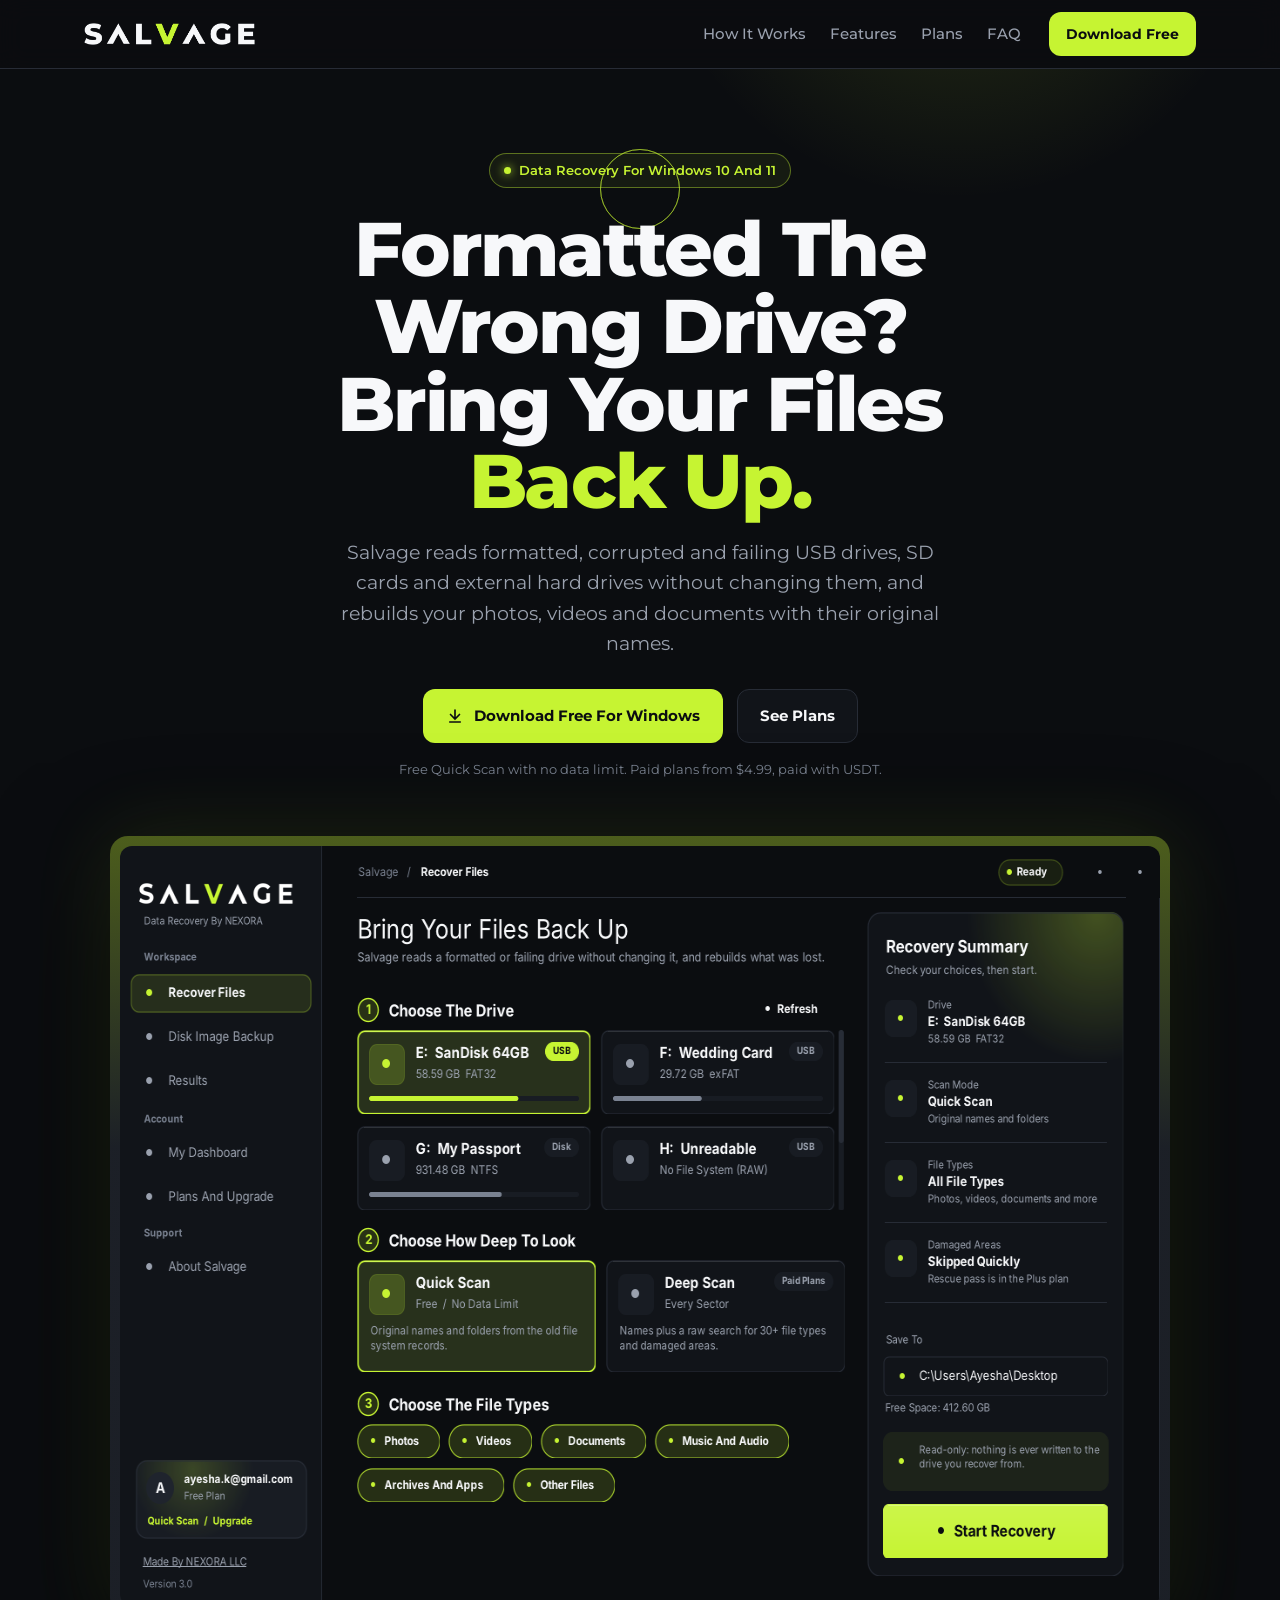
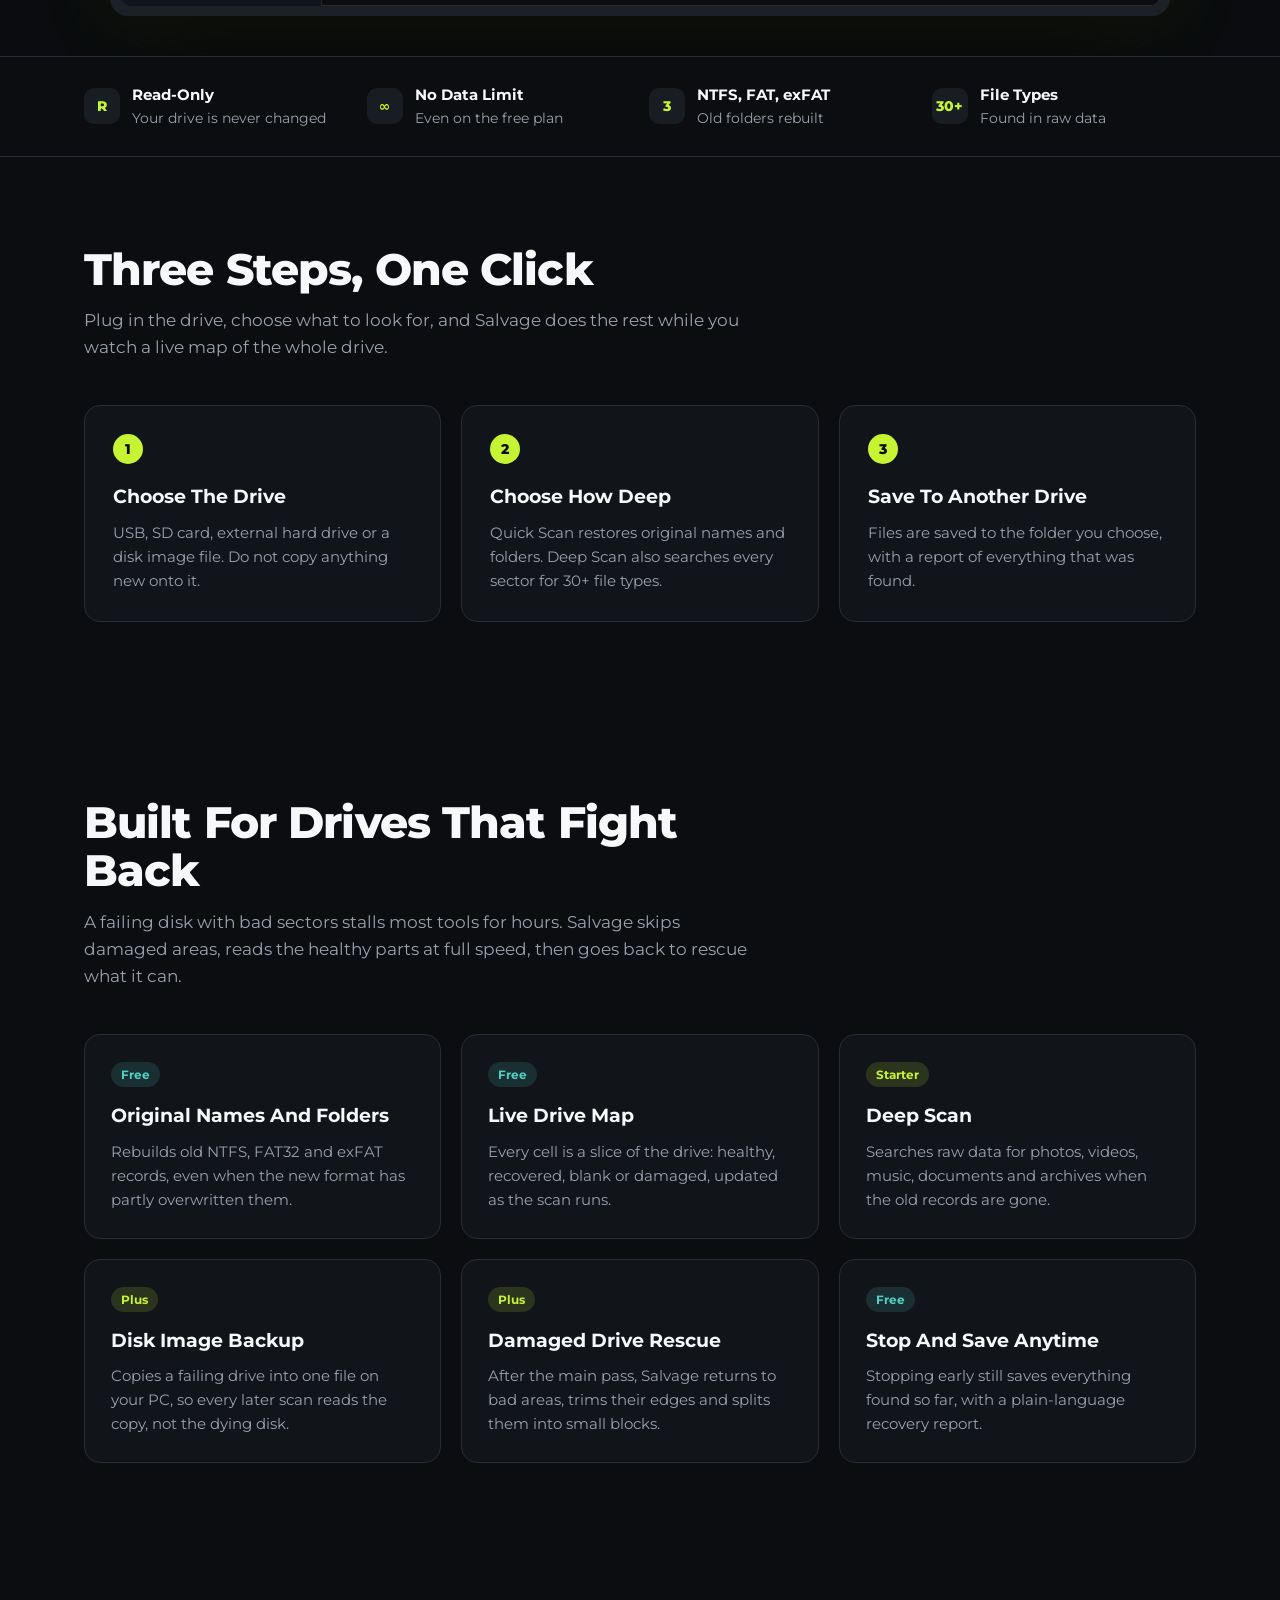
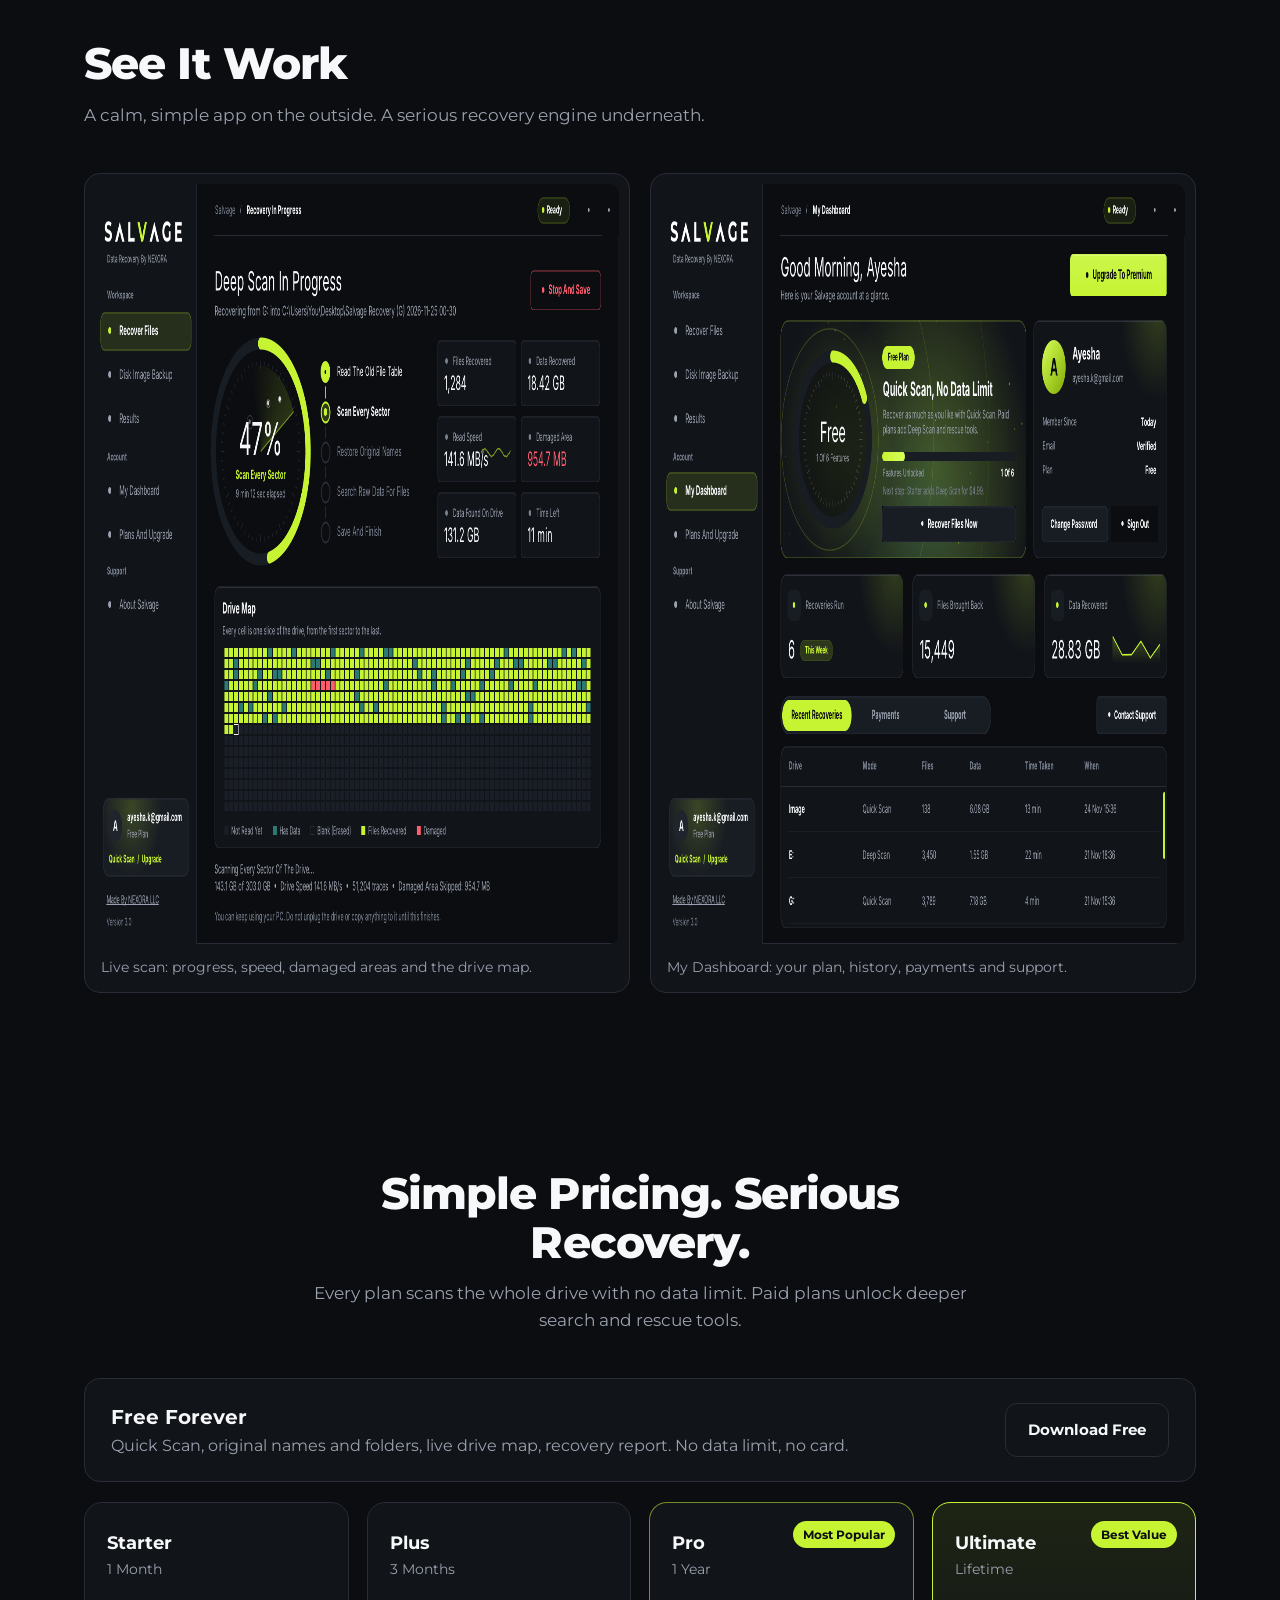
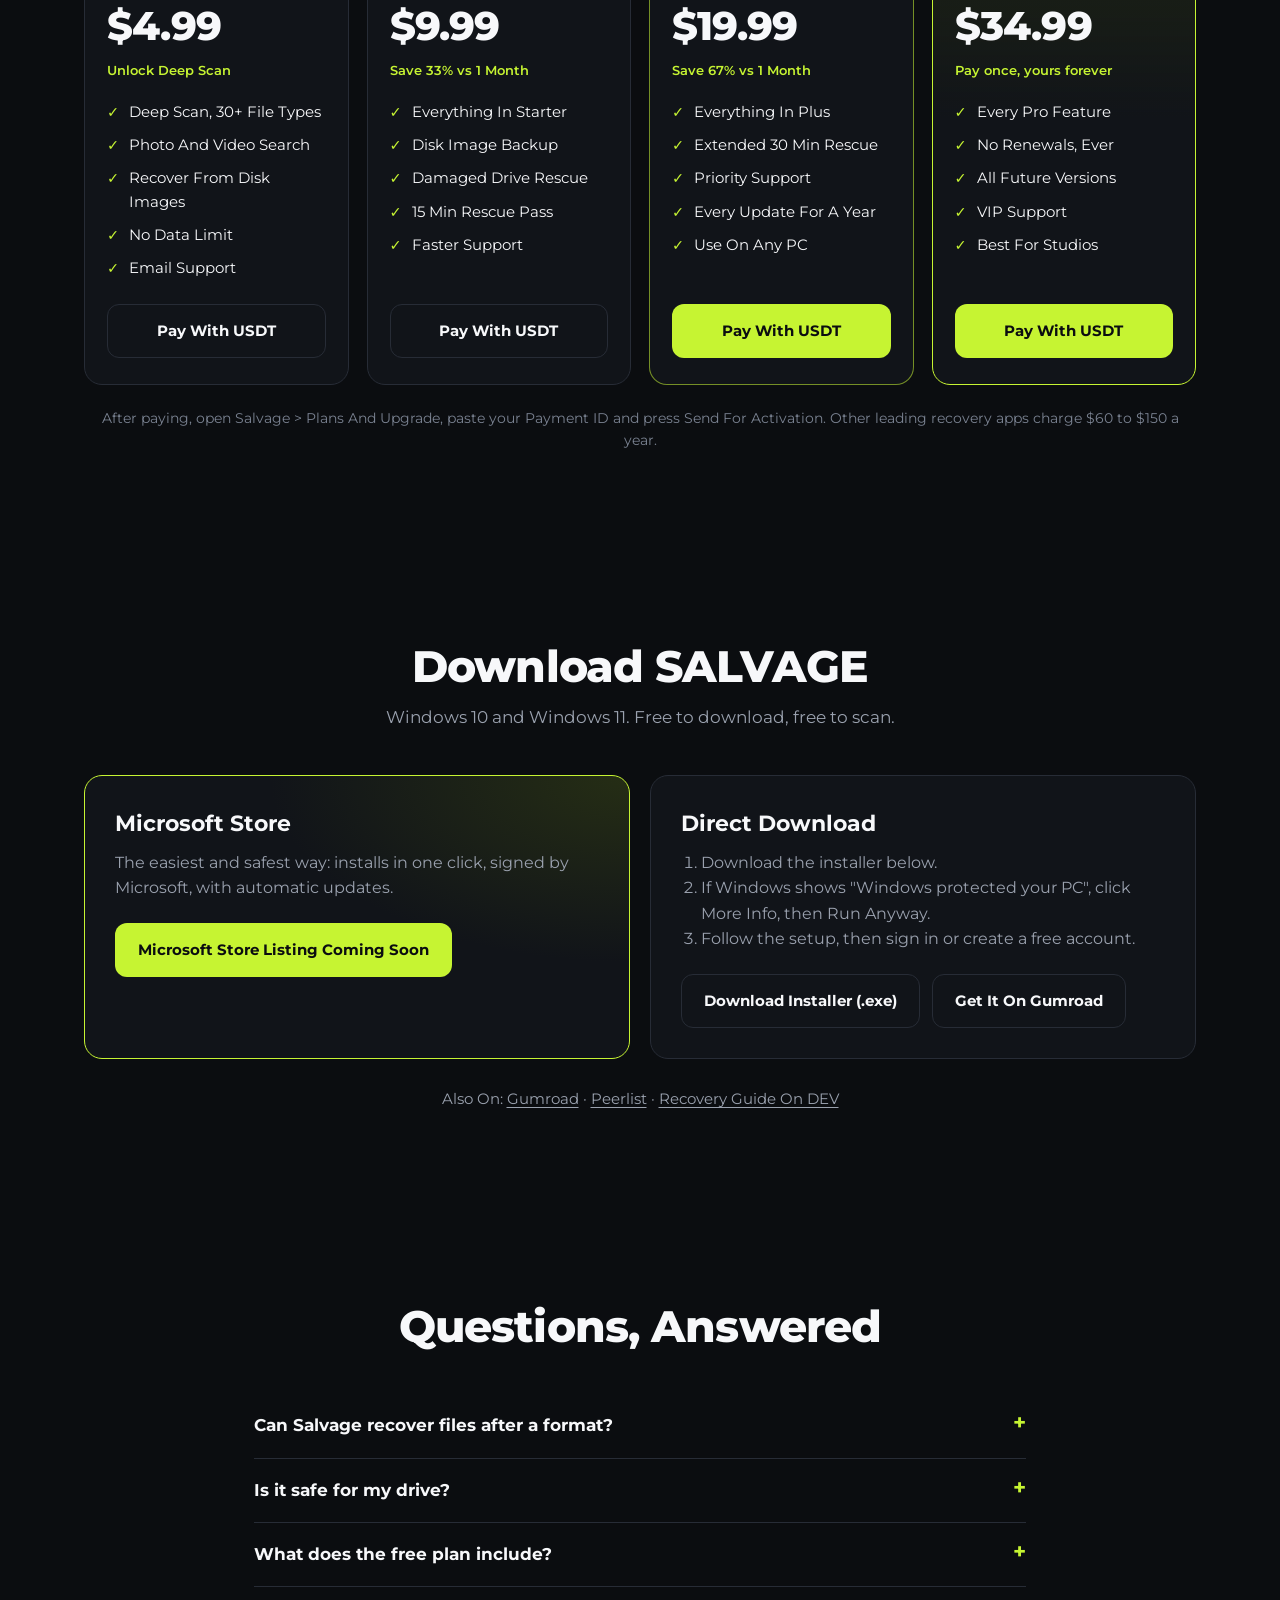
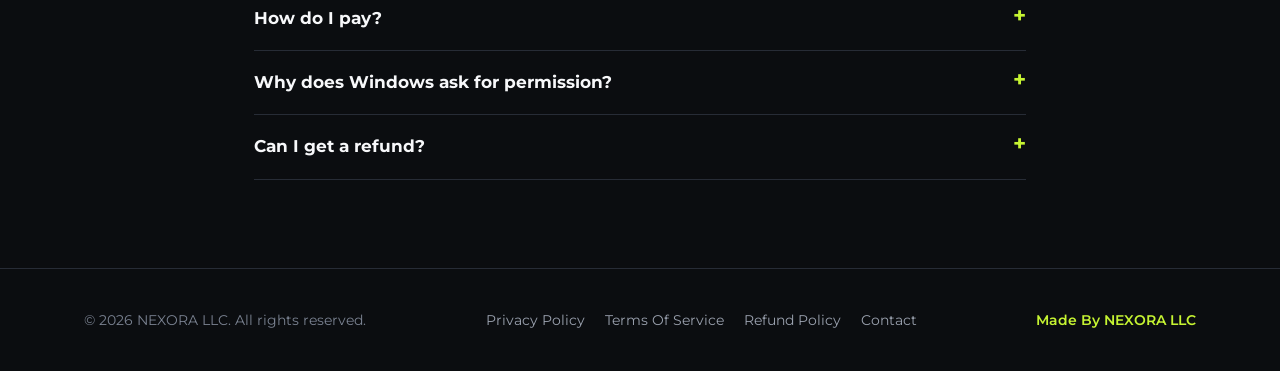
<file: index.html>
<!DOCTYPE html>
<html lang="en">
<head>
<meta charset="utf-8">
<meta name="viewport" content="width=device-width, initial-scale=1">
<title>SALVAGE By NEXORA LLC | Recover Files From Formatted USB, SD Card And Hard Drives</title>
<meta name="description" content="SALVAGE by NEXORA LLC brings back photos, videos and documents from formatted, corrupted or failing USB drives, SD cards and external hard drives. Free Quick Scan with no data limit.">
<meta property="og:title" content="SALVAGE | Bring Your Files Back Up">
<meta property="og:description" content="Recover files from formatted or failing drives. Free Quick Scan, no data limit. Paid plans from $4.99.">
<meta property="og:image" content="https://maxroorr.github.io/nexora-salvage/assets/shot-recover.png">
<meta property="og:url" content="https://maxroorr.github.io/nexora-salvage/">
<meta property="og:type" content="website">
<meta property="og:site_name" content="SALVAGE By NEXORA LLC">
<meta name="twitter:card" content="summary_large_image">
<link rel="canonical" href="https://maxroorr.github.io/nexora-salvage/">
<script type="application/ld+json">{"@context":"https://schema.org","@type":"SoftwareApplication","name":"SALVAGE","operatingSystem":"Windows 10, Windows 11","applicationCategory":"UtilitiesApplication","description":"Recover photos, videos and documents from formatted, corrupted or failing USB drives, SD cards and hard drives.","url":"https://maxroorr.github.io/nexora-salvage/","downloadUrl":"https://github.com/maxroorr/nexora-salvage/releases/download/v3.0.1/SALVAGE-Setup.exe","softwareVersion":"3.0.1","publisher":{"@type":"Organization","name":"NEXORA LLC","url":"https://www.nexorallc.co","sameAs":["https://www.linkedin.com/company/nexorallc-official"]},"offers":[{"@type":"Offer","price":"0","priceCurrency":"USD","name":"Free"},{"@type":"Offer","price":"4.99","priceCurrency":"USD","name":"Starter (1 Month)"},{"@type":"Offer","price":"34.99","priceCurrency":"USD","name":"Ultimate (Lifetime)"}]}</script>
<link rel="icon" href="assets/favicon.png">
<link rel="stylesheet" href="style.css">
</head>
<body>

<header class="nav">
  <div class="wrap">
    <a class="brand" href="#top" aria-label="SALVAGE Home"><img src="assets/wordmark.png" alt="SALVAGE" width="171" height="22"></a>
    <nav aria-label="Main">
      <a href="#how">How It Works</a>
      <a href="#features">Features</a>
      <a href="#plans">Plans</a>
      <a href="#faq">FAQ</a>
    </nav>
    <a class="btn primary small" href="#download">Download Free</a>
  </div>
</header>

<main id="top">
  <section class="hero">
    <div class="rings" aria-hidden="true"><span></span><span></span><span></span></div>
    <div class="wrap">
      <div class="copy">
        <span class="chip">Data Recovery For Windows 10 And 11</span>
        <h1>Formatted The Wrong Drive?<br>Bring Your Files <span class="v">Back Up.</span></h1>
        <p class="lead">Salvage reads formatted, corrupted and failing USB drives, SD cards and external hard drives without changing them, and rebuilds your photos, videos and documents with their original names.</p>
        <div class="cta">
          <a class="btn primary" href="#download">
            <svg viewBox="0 0 24 24" fill="none" stroke="currentColor" stroke-width="2.2" stroke-linecap="round" aria-hidden="true"><path d="M12 4v12M6 10l6 6 6-6M5 20h14"/></svg>
            Download Free For Windows</a>
          <a class="btn ghost" href="#plans">See Plans</a>
        </div>
        <p class="fine">Free Quick Scan with no data limit. Paid plans from $4.99, paid with USDT.</p>
      </div>
      <div class="shot reveal"><img src="assets/shot-recover.png" alt="The Salvage recover screen: choose the drive, the scan depth, the file types and the folder to save to" width="1194" height="760"></div>
    </div>
  </section>

  <div class="trust">
    <div class="wrap">
      <div><span class="dot">R</span><span><b>Read-Only</b>Your drive is never changed</span></div>
      <div><span class="dot">∞</span><span><b>No Data Limit</b>Even on the free plan</span></div>
      <div><span class="dot">3</span><span><b>NTFS, FAT, exFAT</b>Old folders rebuilt</span></div>
      <div><span class="dot">30+</span><span><b>File Types</b>Found in raw data</span></div>
    </div>
  </div>

  <section id="how">
    <div class="wrap">
      <div class="head reveal">
        <h2>Three Steps, One Click</h2>
        <p>Plug in the drive, choose what to look for, and Salvage does the rest while you watch a live map of the whole drive.</p>
      </div>
      <div class="steps">
        <div class="step reveal"><div class="n">1</div><h3>Choose The Drive</h3><p>USB, SD card, external hard drive or a disk image file. Do not copy anything new onto it.</p></div>
        <div class="step reveal"><div class="n">2</div><h3>Choose How Deep</h3><p>Quick Scan restores original names and folders. Deep Scan also searches every sector for 30+ file types.</p></div>
        <div class="step reveal"><div class="n">3</div><h3>Save To Another Drive</h3><p>Files are saved to the folder you choose, with a report of everything that was found.</p></div>
      </div>
    </div>
  </section>

  <section id="features">
    <div class="wrap">
      <div class="head reveal">
        <h2>Built For Drives That Fight Back</h2>
        <p>A failing disk with bad sectors stalls most tools for hours. Salvage skips damaged areas, reads the healthy parts at full speed, then goes back to rescue what it can.</p>
      </div>
      <div class="feats">
        <div class="feat reveal"><span class="tag free">Free</span><h3>Original Names And Folders</h3><p>Rebuilds old NTFS, FAT32 and exFAT records, even when the new format has partly overwritten them.</p></div>
        <div class="feat reveal"><span class="tag free">Free</span><h3>Live Drive Map</h3><p>Every cell is a slice of the drive: healthy, recovered, blank or damaged, updated as the scan runs.</p></div>
        <div class="feat reveal"><span class="tag paid">Starter</span><h3>Deep Scan</h3><p>Searches raw data for photos, videos, music, documents and archives when the old records are gone.</p></div>
        <div class="feat reveal"><span class="tag paid">Plus</span><h3>Disk Image Backup</h3><p>Copies a failing drive into one file on your PC, so every later scan reads the copy, not the dying disk.</p></div>
        <div class="feat reveal"><span class="tag paid">Plus</span><h3>Damaged Drive Rescue</h3><p>After the main pass, Salvage returns to bad areas, trims their edges and splits them into small blocks.</p></div>
        <div class="feat reveal"><span class="tag free">Free</span><h3>Stop And Save Anytime</h3><p>Stopping early still saves everything found so far, with a plain-language recovery report.</p></div>
      </div>
    </div>
  </section>

  <section>
    <div class="wrap">
      <div class="head reveal"><h2>See It Work</h2><p>A calm, simple app on the outside. A serious recovery engine underneath.</p></div>
      <div class="gallery">
        <figure class="reveal"><img src="assets/shot-scan.png" alt="A deep scan in progress with the live drive map" loading="lazy" width="1194" height="760"><figcaption>Live scan: progress, speed, damaged areas and the drive map.</figcaption></figure>
        <figure class="reveal"><img src="assets/shot-dashboard.png" alt="The member dashboard" loading="lazy" width="1194" height="760"><figcaption>My Dashboard: your plan, history, payments and support.</figcaption></figure>
      </div>
    </div>
  </section>

  <section id="plans">
    <div class="wrap">
      <div class="head center reveal">
        <h2>Simple Pricing. Serious Recovery.</h2>
        <p>Every plan scans the whole drive with no data limit. Paid plans unlock deeper search and rescue tools.</p>
      </div>
      <div class="free-bar reveal">
        <div><b>Free Forever</b><br><span>Quick Scan, original names and folders, live drive map, recovery report. No data limit, no card.</span></div>
        <a class="btn ghost" href="#download">Download Free</a>
      </div>
      <div class="plans">
        <div class="plan reveal">
          <h3>Starter</h3><span class="period">1 Month</span>
          <div class="price">$4.99</div><div class="save">Unlock Deep Scan</div>
          <ul><li>Deep Scan, 30+ File Types</li><li>Photo And Video Search</li><li>Recover From Disk Images</li><li>No Data Limit</li><li>Email Support</li></ul>
          <a class="btn ghost" href="https://nowpayments.io/payment/?iid=4805227593" rel="noopener">Pay With USDT</a>
        </div>
        <div class="plan reveal">
          <h3>Plus</h3><span class="period">3 Months</span>
          <div class="price">$9.99</div><div class="save">Save 33% vs 1 Month</div>
          <ul><li>Everything In Starter</li><li>Disk Image Backup</li><li>Damaged Drive Rescue</li><li>15 Min Rescue Pass</li><li>Faster Support</li></ul>
          <a class="btn ghost" href="https://nowpayments.io/payment/?iid=4385052988" rel="noopener">Pay With USDT</a>
        </div>
        <div class="plan pop reveal">
          <span class="badge">Most Popular</span>
          <h3>Pro</h3><span class="period">1 Year</span>
          <div class="price">$19.99</div><div class="save">Save 67% vs 1 Month</div>
          <ul><li>Everything In Plus</li><li>Extended 30 Min Rescue</li><li>Priority Support</li><li>Every Update For A Year</li><li>Use On Any PC</li></ul>
          <a class="btn primary" href="https://nowpayments.io/payment/?iid=5124687715" rel="noopener">Pay With USDT</a>
        </div>
        <div class="plan best reveal">
          <span class="badge">Best Value</span>
          <h3>Ultimate</h3><span class="period">Lifetime</span>
          <div class="price">$34.99</div><div class="save">Pay once, yours forever</div>
          <ul><li>Every Pro Feature</li><li>No Renewals, Ever</li><li>All Future Versions</li><li>VIP Support</li><li>Best For Studios</li></ul>
          <a class="btn primary" href="https://nowpayments.io/payment/?iid=4831158688" rel="noopener">Pay With USDT</a>
        </div>
      </div>
      <p class="compare">After paying, open Salvage &gt; Plans And Upgrade, paste your Payment ID and press Send For Activation. Other leading recovery apps charge $60 to $150 a year.</p>
    </div>
  </section>

  <section id="download">
    <div class="wrap">
      <div class="head center reveal"><h2>Download SALVAGE</h2><p>Windows 10 and Windows 11. Free to download, free to scan.</p></div>
      <div class="download">
        <div class="dl main reveal">
          <h3>Microsoft Store</h3>
          <p>The easiest and safest way: installs in one click, signed by Microsoft, with automatic updates.</p>
          <a class="btn primary" id="store-link" href="#download" aria-disabled="true">Microsoft Store Listing Coming Soon</a>
        </div>
        <div class="dl reveal">
          <h3>Direct Download</h3>
          <ol><li>Download the installer below.</li><li>If Windows shows "Windows protected your PC", click More Info, then Run Anyway.</li><li>Follow the setup, then sign in or create a free account.</li></ol>
          <div class="dl-btns">
            <a class="btn ghost" href="https://github.com/maxroorr/nexora-salvage/releases/latest/download/SALVAGE-Setup.exe">Download Installer (.exe)</a>
            <a class="btn ghost" href="https://nexorallc.gumroad.com/l/salvage" rel="noopener">Get It On Gumroad</a>
          </div>
        </div>
      </div>
      <p class="also reveal">Also On: <a href="https://nexorallc.gumroad.com/l/salvage" rel="noopener">Gumroad</a> · <a href="https://peerlist.io/masroorshahani/project/salvage-by-nexora" rel="noopener">Peerlist</a> · <a href="https://dev.to/maxroorr/how-to-recover-files-from-a-usb-drive-you-formatted-by-mistake-7gk" rel="noopener">Recovery Guide On DEV</a></p>
    </div>
  </section>

  <section id="faq">
    <div class="wrap faq">
      <div class="head center reveal"><h2>Questions, Answered</h2></div>
      <details><summary>Can Salvage recover files after a format?</summary><p>Yes, after a quick format. The old file records usually survive, so Quick Scan brings files back with their names and folders. After a full format, or on SSDs and some flash drives that erase themselves, the data is wiped and no software can recover it. Salvage tells you plainly when a drive reads back as blank.</p></details>
      <details><summary>Is it safe for my drive?</summary><p>Salvage only reads the drive you recover from. It never writes to it. Always save recovered files to a different drive.</p></details>
      <details><summary>What does the free plan include?</summary><p>Quick Scan with original names and folders, the live drive map and the recovery report, with no limit on how much you recover. Deep Scan, Disk Image Backup and damaged drive rescue are in paid plans.</p></details>
      <details><summary>How do I pay?</summary><p>Plans are paid in USDT through NOWPayments. After paying, paste the Payment ID in Salvage under Plans And Upgrade. Your plan is switched on as soon as the payment is confirmed.</p></details>
      <details><summary>Why does Windows ask for permission?</summary><p>Reading a drive sector by sector needs administrator rights. Salvage asks once when it starts.</p></details>
      <details><summary>Can I get a refund?</summary><p>Yes, within 7 days if Salvage could not recover your files. See the Refund Policy.</p></details>
    </div>
  </section>
</main>

<footer>
  <div class="wrap">
    <span>© 2026 NEXORA LLC. All rights reserved.</span>
    <nav aria-label="Legal">
      <a href="privacy.html">Privacy Policy</a>
      <a href="terms.html">Terms Of Service</a>
      <a href="refund.html">Refund Policy</a>
      <a href="mailto:masroorshahani@gmail.com">Contact</a>
    </nav>
    <span class="made"><a href="https://www.linkedin.com/company/nexorallc-official" rel="noopener">Made By NEXORA LLC</a></span>
  </div>
</footer>

<script>
  // fade sections in once as they scroll into view
  (function () {
    var els = document.querySelectorAll('.reveal');
    if (!('IntersectionObserver' in window)) { els.forEach(function (e) { e.classList.add('in'); }); return; }
    var io = new IntersectionObserver(function (entries) {
      entries.forEach(function (en) { if (en.isIntersecting) { en.target.classList.add('in'); io.unobserve(en.target); } });
    }, { threshold: 0.12 });
    els.forEach(function (e) { io.observe(e); });
  })();
</script>
</body>
</html>
</file>
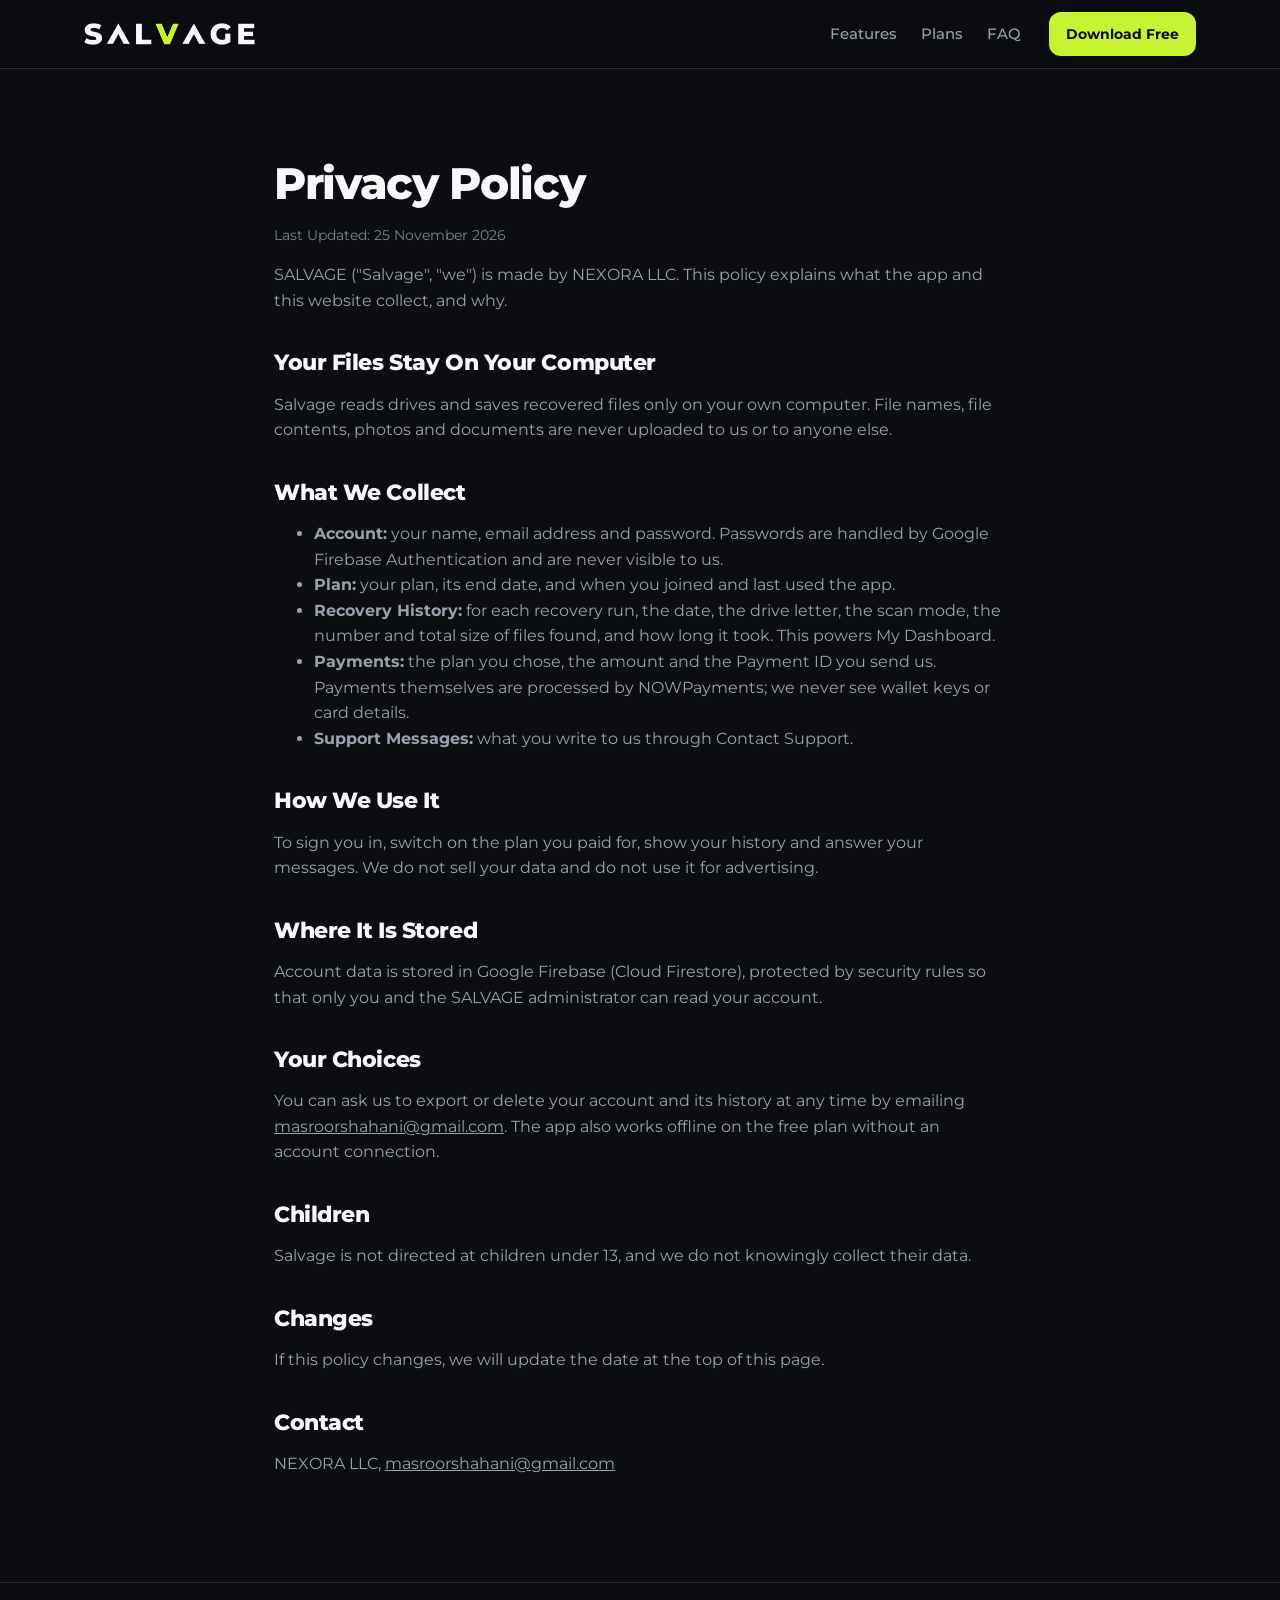
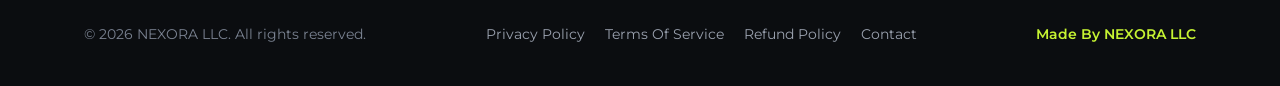
<file: privacy.html>
<!DOCTYPE html>
<html lang="en">
<head>
<meta charset="utf-8">
<meta name="viewport" content="width=device-width, initial-scale=1">
<title>Privacy Policy | SALVAGE By NEXORA LLC</title>
<link rel="icon" href="assets/favicon.png">
<link rel="stylesheet" href="style.css">
</head>
<body>
<header class="nav"><div class="wrap"><a class="brand" href="index.html" aria-label="SALVAGE Home"><img src="assets/wordmark.png" alt="SALVAGE" width="171" height="22"></a>
<nav aria-label="Main"><a href="index.html#features">Features</a><a href="index.html#plans">Plans</a><a href="index.html#faq">FAQ</a></nav>
<a class="btn primary small" href="index.html#download">Download Free</a></div></header>
<main class="legal">
<h1>Privacy Policy</h1>
<p class="updated">Last Updated: 25 November 2026</p>

<p>SALVAGE ("Salvage", "we") is made by NEXORA LLC. This policy explains what the app and this website collect, and why.</p>
<h2>Your Files Stay On Your Computer</h2>
<p>Salvage reads drives and saves recovered files only on your own computer. File names, file contents, photos and documents are never uploaded to us or to anyone else.</p>
<h2>What We Collect</h2>
<ul>
<li><b>Account:</b> your name, email address and password. Passwords are handled by Google Firebase Authentication and are never visible to us.</li>
<li><b>Plan:</b> your plan, its end date, and when you joined and last used the app.</li>
<li><b>Recovery History:</b> for each recovery run, the date, the drive letter, the scan mode, the number and total size of files found, and how long it took. This powers My Dashboard.</li>
<li><b>Payments:</b> the plan you chose, the amount and the Payment ID you send us. Payments themselves are processed by NOWPayments; we never see wallet keys or card details.</li>
<li><b>Support Messages:</b> what you write to us through Contact Support.</li>
</ul>
<h2>How We Use It</h2>
<p>To sign you in, switch on the plan you paid for, show your history and answer your messages. We do not sell your data and do not use it for advertising.</p>
<h2>Where It Is Stored</h2>
<p>Account data is stored in Google Firebase (Cloud Firestore), protected by security rules so that only you and the SALVAGE administrator can read your account.</p>
<h2>Your Choices</h2>
<p>You can ask us to export or delete your account and its history at any time by emailing <a href="mailto:masroorshahani@gmail.com">masroorshahani@gmail.com</a>. The app also works offline on the free plan without an account connection.</p>
<h2>Children</h2>
<p>Salvage is not directed at children under 13, and we do not knowingly collect their data.</p>
<h2>Changes</h2>
<p>If this policy changes, we will update the date at the top of this page.</p>
<h2>Contact</h2>
<p>NEXORA LLC, <a href="mailto:masroorshahani@gmail.com">masroorshahani@gmail.com</a></p>
</main>
<footer><div class="wrap"><span>© 2026 NEXORA LLC. All rights reserved.</span>
<nav aria-label="Legal"><a href="privacy.html">Privacy Policy</a><a href="terms.html">Terms Of Service</a><a href="refund.html">Refund Policy</a><a href="mailto:masroorshahani@gmail.com">Contact</a></nav>
<span class="made"><a href="https://www.linkedin.com/company/nexorallc-official" rel="noopener">Made By NEXORA LLC</a></span></div></footer>
</body>
</html>
</file>
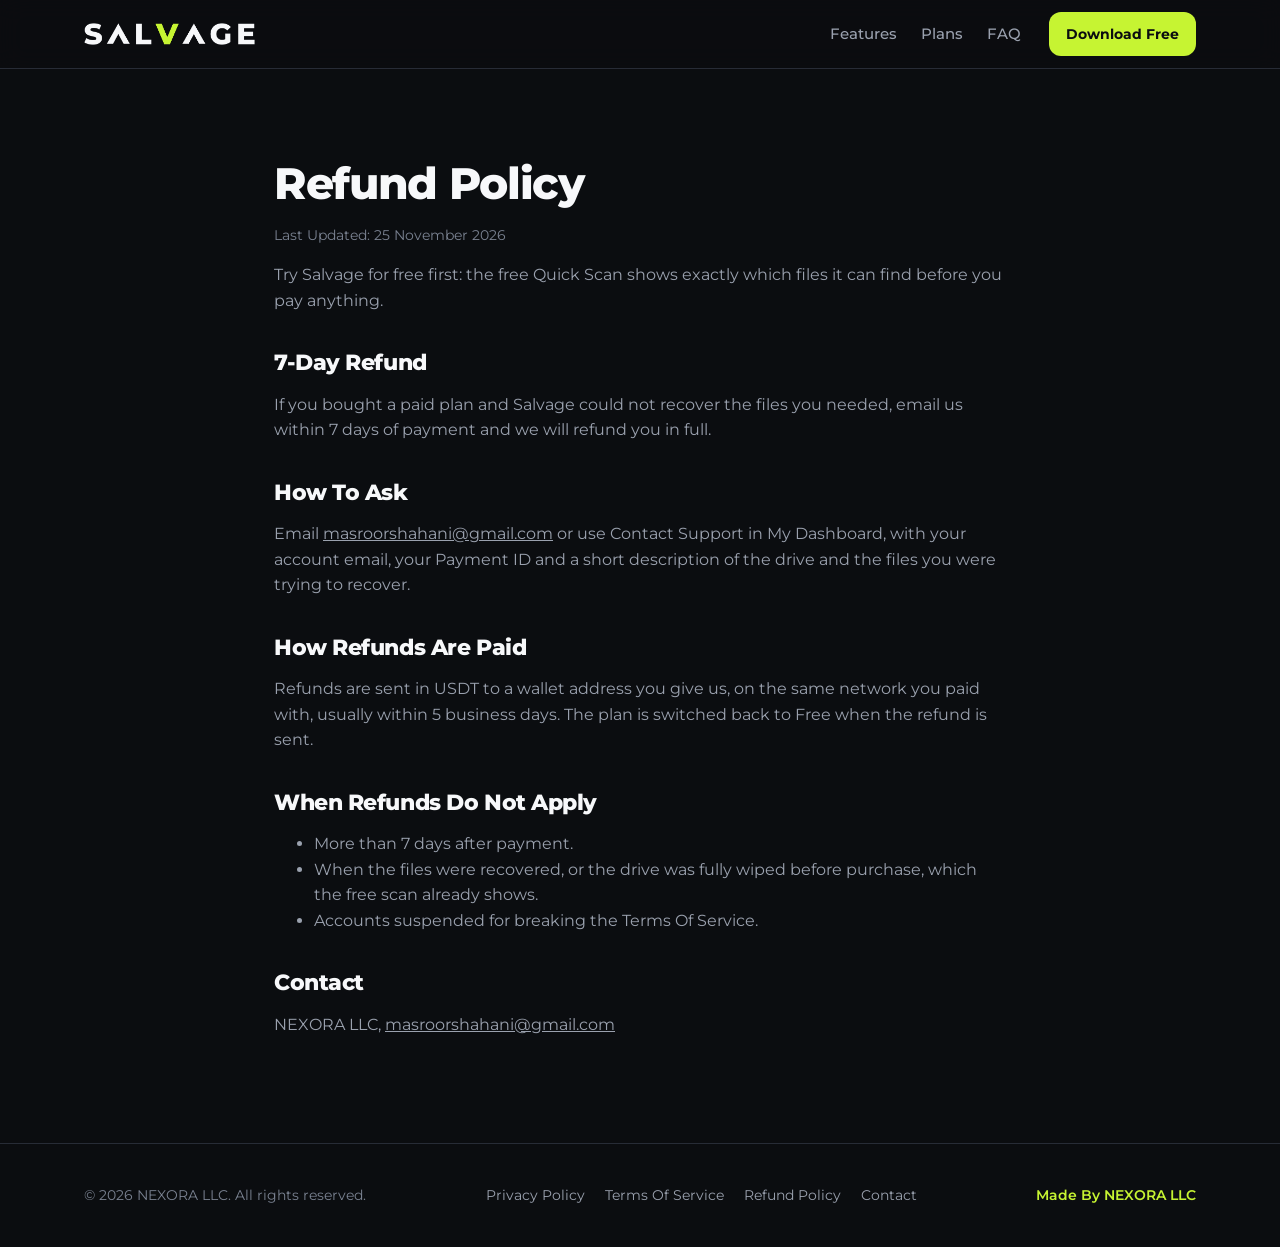
<file: refund.html>
<!DOCTYPE html>
<html lang="en">
<head>
<meta charset="utf-8">
<meta name="viewport" content="width=device-width, initial-scale=1">
<title>Refund Policy | SALVAGE By NEXORA LLC</title>
<link rel="icon" href="assets/favicon.png">
<link rel="stylesheet" href="style.css">
</head>
<body>
<header class="nav"><div class="wrap"><a class="brand" href="index.html" aria-label="SALVAGE Home"><img src="assets/wordmark.png" alt="SALVAGE" width="171" height="22"></a>
<nav aria-label="Main"><a href="index.html#features">Features</a><a href="index.html#plans">Plans</a><a href="index.html#faq">FAQ</a></nav>
<a class="btn primary small" href="index.html#download">Download Free</a></div></header>
<main class="legal">
<h1>Refund Policy</h1>
<p class="updated">Last Updated: 25 November 2026</p>

<p>Try Salvage for free first: the free Quick Scan shows exactly which files it can find before you pay anything.</p>
<h2>7-Day Refund</h2>
<p>If you bought a paid plan and Salvage could not recover the files you needed, email us within 7 days of payment and we will refund you in full.</p>
<h2>How To Ask</h2>
<p>Email <a href="mailto:masroorshahani@gmail.com">masroorshahani@gmail.com</a> or use Contact Support in My Dashboard, with your account email, your Payment ID and a short description of the drive and the files you were trying to recover.</p>
<h2>How Refunds Are Paid</h2>
<p>Refunds are sent in USDT to a wallet address you give us, on the same network you paid with, usually within 5 business days. The plan is switched back to Free when the refund is sent.</p>
<h2>When Refunds Do Not Apply</h2>
<ul>
<li>More than 7 days after payment.</li>
<li>When the files were recovered, or the drive was fully wiped before purchase, which the free scan already shows.</li>
<li>Accounts suspended for breaking the Terms Of Service.</li>
</ul>
<h2>Contact</h2>
<p>NEXORA LLC, <a href="mailto:masroorshahani@gmail.com">masroorshahani@gmail.com</a></p>
</main>
<footer><div class="wrap"><span>© 2026 NEXORA LLC. All rights reserved.</span>
<nav aria-label="Legal"><a href="privacy.html">Privacy Policy</a><a href="terms.html">Terms Of Service</a><a href="refund.html">Refund Policy</a><a href="mailto:masroorshahani@gmail.com">Contact</a></nav>
<span class="made"><a href="https://www.linkedin.com/company/nexorallc-official" rel="noopener">Made By NEXORA LLC</a></span></div></footer>
</body>
</html>
</file>
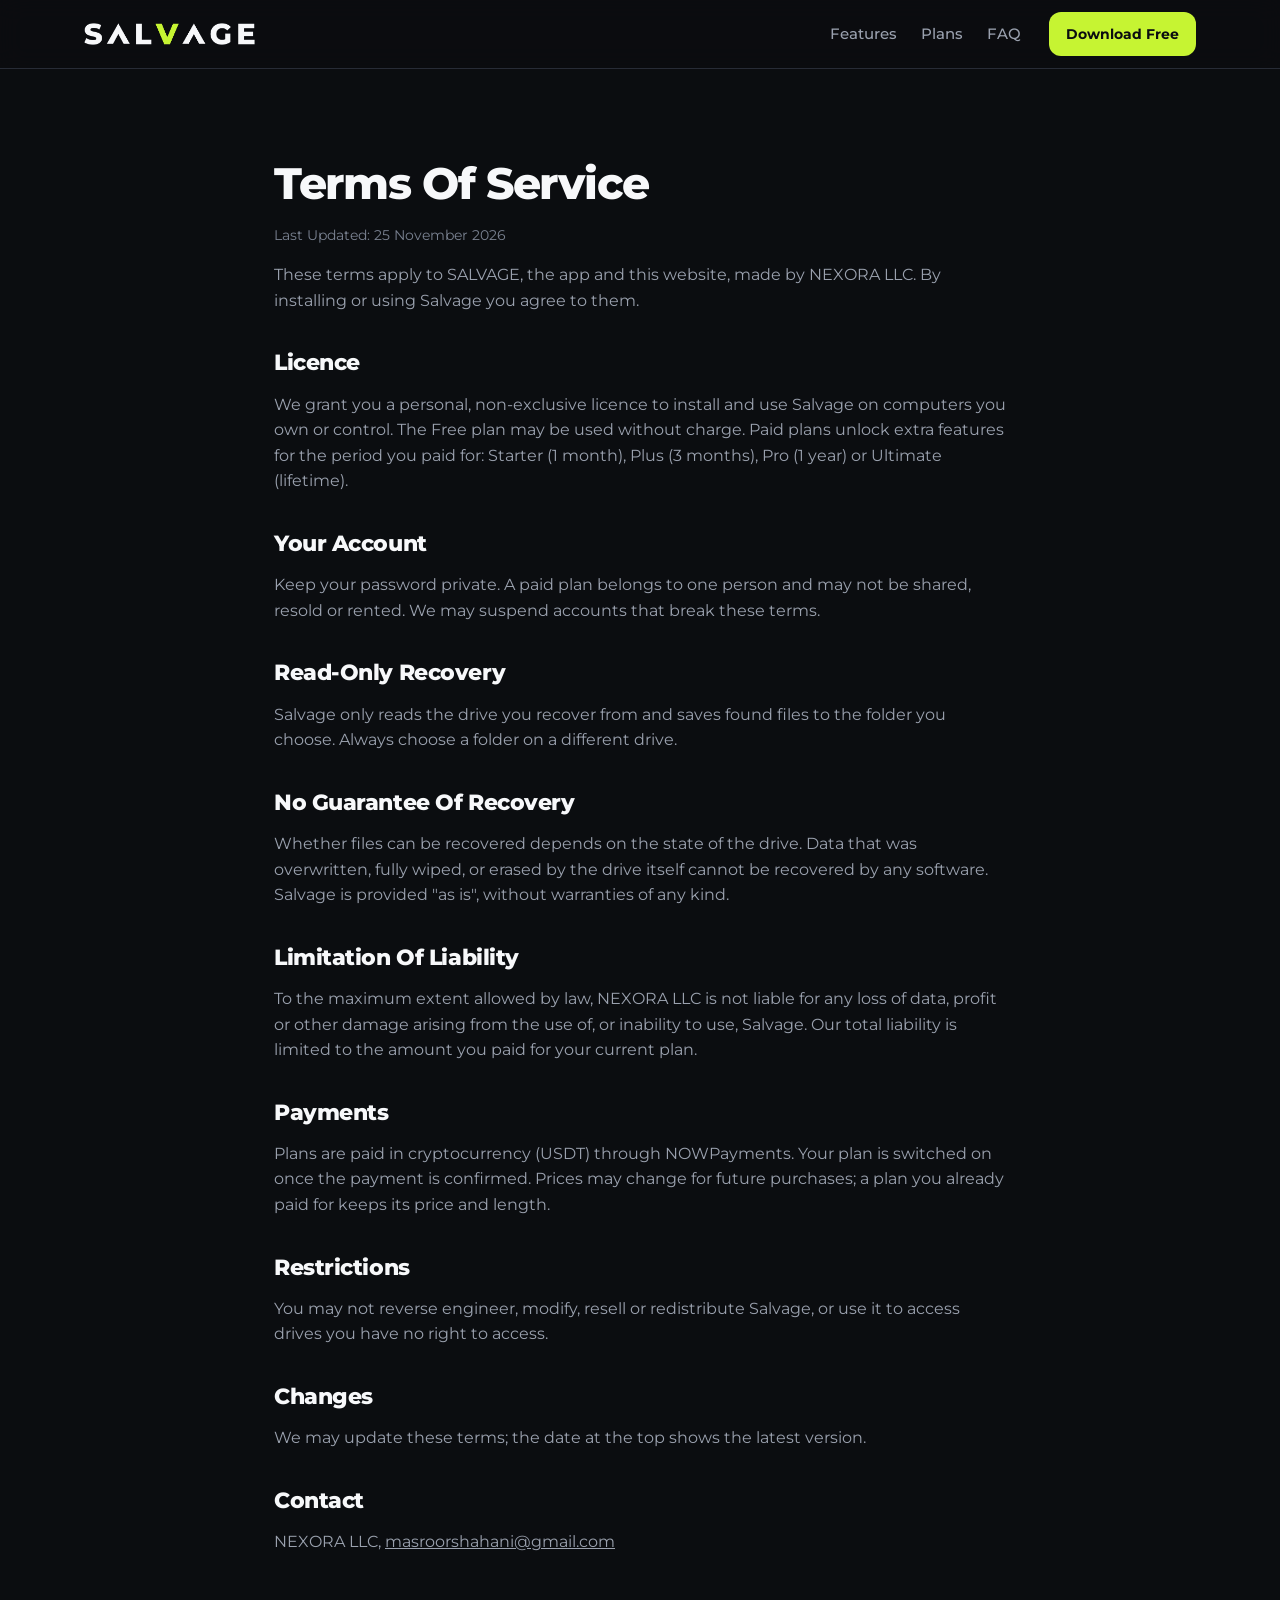
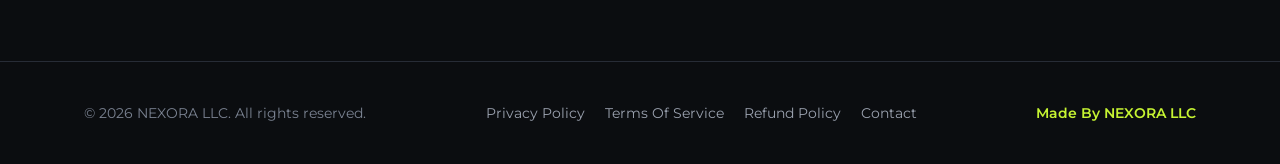
<file: terms.html>
<!DOCTYPE html>
<html lang="en">
<head>
<meta charset="utf-8">
<meta name="viewport" content="width=device-width, initial-scale=1">
<title>Terms Of Service | SALVAGE By NEXORA LLC</title>
<link rel="icon" href="assets/favicon.png">
<link rel="stylesheet" href="style.css">
</head>
<body>
<header class="nav"><div class="wrap"><a class="brand" href="index.html" aria-label="SALVAGE Home"><img src="assets/wordmark.png" alt="SALVAGE" width="171" height="22"></a>
<nav aria-label="Main"><a href="index.html#features">Features</a><a href="index.html#plans">Plans</a><a href="index.html#faq">FAQ</a></nav>
<a class="btn primary small" href="index.html#download">Download Free</a></div></header>
<main class="legal">
<h1>Terms Of Service</h1>
<p class="updated">Last Updated: 25 November 2026</p>

<p>These terms apply to SALVAGE, the app and this website, made by NEXORA LLC. By installing or using Salvage you agree to them.</p>
<h2>Licence</h2>
<p>We grant you a personal, non-exclusive licence to install and use Salvage on computers you own or control. The Free plan may be used without charge. Paid plans unlock extra features for the period you paid for: Starter (1 month), Plus (3 months), Pro (1 year) or Ultimate (lifetime).</p>
<h2>Your Account</h2>
<p>Keep your password private. A paid plan belongs to one person and may not be shared, resold or rented. We may suspend accounts that break these terms.</p>
<h2>Read-Only Recovery</h2>
<p>Salvage only reads the drive you recover from and saves found files to the folder you choose. Always choose a folder on a different drive.</p>
<h2>No Guarantee Of Recovery</h2>
<p>Whether files can be recovered depends on the state of the drive. Data that was overwritten, fully wiped, or erased by the drive itself cannot be recovered by any software. Salvage is provided "as is", without warranties of any kind.</p>
<h2>Limitation Of Liability</h2>
<p>To the maximum extent allowed by law, NEXORA LLC is not liable for any loss of data, profit or other damage arising from the use of, or inability to use, Salvage. Our total liability is limited to the amount you paid for your current plan.</p>
<h2>Payments</h2>
<p>Plans are paid in cryptocurrency (USDT) through NOWPayments. Your plan is switched on once the payment is confirmed. Prices may change for future purchases; a plan you already paid for keeps its price and length.</p>
<h2>Restrictions</h2>
<p>You may not reverse engineer, modify, resell or redistribute Salvage, or use it to access drives you have no right to access.</p>
<h2>Changes</h2>
<p>We may update these terms; the date at the top shows the latest version.</p>
<h2>Contact</h2>
<p>NEXORA LLC, <a href="mailto:masroorshahani@gmail.com">masroorshahani@gmail.com</a></p>
</main>
<footer><div class="wrap"><span>© 2026 NEXORA LLC. All rights reserved.</span>
<nav aria-label="Legal"><a href="privacy.html">Privacy Policy</a><a href="terms.html">Terms Of Service</a><a href="refund.html">Refund Policy</a><a href="mailto:masroorshahani@gmail.com">Contact</a></nav>
<span class="made"><a href="https://www.linkedin.com/company/nexorallc-official" rel="noopener">Made By NEXORA LLC</a></span></div></footer>
</body>
</html>
</file>
<file: style.css>
@font-face { font-family: "Montserrat"; font-weight: 400; font-display: swap; src: url("assets/montserrat-latin-400-normal.woff2") format("woff2"); }
@font-face { font-family: "Montserrat"; font-weight: 500; font-display: swap; src: url("assets/montserrat-latin-500-normal.woff2") format("woff2"); }
@font-face { font-family: "Montserrat"; font-weight: 600; font-display: swap; src: url("assets/montserrat-latin-600-normal.woff2") format("woff2"); }
@font-face { font-family: "Montserrat"; font-weight: 700; font-display: swap; src: url("assets/montserrat-latin-700-normal.woff2") format("woff2"); }
@font-face { font-family: "Montserrat"; font-weight: 800; font-display: swap; src: url("assets/montserrat-latin-800-normal.woff2") format("woff2"); }

:root {
  --ink: #0B0D10; --panel: #111419; --raised: #181C23; --line: #272C36;
  --text: #F7F8FA; --muted: #9AA1AE; --dim: #7A8291;
  --lime: #C6F432; --lime-hi: #D8FF5A; --deep: #7FAA00; --teal: #4FD1C5; --coral: #FF5C6C;
  --r: 16px; --max: 1160px;
}
* { box-sizing: border-box; }
html { scroll-behavior: smooth; }
body { margin: 0; background: var(--ink); color: var(--text); font: 400 16px/1.6 "Montserrat", system-ui, sans-serif; -webkit-font-smoothing: antialiased; }
a { color: inherit; }
img { max-width: 100%; display: block; }
.wrap { max-width: var(--max); margin: 0 auto; padding: 0 24px; }
:focus-visible { outline: 2px solid var(--lime-hi); outline-offset: 3px; border-radius: 6px; }

/* nav */
.nav { position: sticky; top: 0; z-index: 20; background: rgba(11, 13, 16, .82); backdrop-filter: blur(12px); border-bottom: 1px solid var(--line); }
.nav .wrap { display: flex; align-items: center; gap: 28px; height: 68px; }
.nav .brand img { height: 22px; width: auto; }
.nav nav { display: flex; gap: 24px; margin-left: auto; }
.nav nav a { text-decoration: none; color: var(--muted); font-weight: 500; font-size: 15px; }
.nav nav a:hover { color: var(--text); }

/* buttons */
.btn { display: inline-flex; align-items: center; gap: 10px; padding: 14px 22px; border-radius: 12px; font-weight: 700; font-size: 15px; text-decoration: none; border: 1px solid transparent; transition: transform .15s ease, background .15s ease; cursor: pointer; }
.btn:hover { transform: translateY(-1px); }
.btn.primary { background: var(--lime); color: var(--ink); }
.btn.primary:hover { background: var(--lime-hi); }
.btn.ghost { border-color: var(--line); color: var(--text); background: var(--panel); }
.btn.ghost:hover { border-color: #3A4150; }
.btn.small { padding: 10px 16px; font-size: 14px; }
.btn svg { width: 18px; height: 18px; }

/* hero */
.hero { position: relative; overflow: hidden; padding: 84px 0 40px; }
.hero::before { content: ""; position: absolute; inset: -40% -10% auto auto; width: 900px; height: 900px; background: radial-gradient(closest-side, rgba(198, 244, 50, .16), transparent 70%); pointer-events: none; }
.hero .rings { position: absolute; left: 50%; top: 120px; width: 1px; height: 1px; pointer-events: none; }
.hero .rings span { position: absolute; left: -40px; top: -40px; width: 80px; height: 80px; border: 1px solid rgba(198, 244, 50, .35); border-radius: 50%; animation: sonar 6s linear infinite; }
.hero .rings span:nth-child(2) { animation-delay: 2s; } .hero .rings span:nth-child(3) { animation-delay: 4s; }
@keyframes sonar { from { transform: scale(1); opacity: .9; } to { transform: scale(14); opacity: 0; } }
.hero .copy { position: relative; text-align: center; max-width: 820px; margin: 0 auto; }
.chip { display: inline-flex; align-items: center; gap: 8px; padding: 6px 14px; border: 1px solid rgba(198, 244, 50, .4); border-radius: 999px; color: var(--lime); font-weight: 600; font-size: 13px; background: rgba(198, 244, 50, .06); }
.chip::before { content: ""; width: 7px; height: 7px; border-radius: 50%; background: var(--lime); box-shadow: 0 0 10px var(--lime); }
h1 { font-size: clamp(40px, 6.4vw, 76px); line-height: 1.02; letter-spacing: -0.03em; font-weight: 800; margin: 22px 0 18px; }
h1 .v { color: var(--lime); }
.lead { color: var(--muted); font-size: 19px; max-width: 640px; margin: 0 auto 30px; }
.cta { display: flex; gap: 14px; justify-content: center; flex-wrap: wrap; }
.fine { color: var(--dim); font-size: 13px; margin-top: 16px; }
.shot { position: relative; margin: 56px auto 0; max-width: 1060px; border-radius: 18px; padding: 10px; background: linear-gradient(180deg, rgba(198, 244, 50, .35), rgba(39, 44, 54, .6) 40%); box-shadow: 0 40px 120px rgba(0, 0, 0, .6), 0 0 80px rgba(198, 244, 50, .12); }
.shot img { border-radius: 12px; }

/* sections */
section { padding: 88px 0; }
.head { max-width: 680px; margin-bottom: 44px; }
.head.center { text-align: center; margin-left: auto; margin-right: auto; }
h2 { font-size: clamp(30px, 3.6vw, 44px); line-height: 1.1; letter-spacing: -0.02em; font-weight: 800; margin: 0 0 14px; }
.head p { color: var(--muted); font-size: 17px; margin: 0; }

.trust { border-top: 1px solid var(--line); border-bottom: 1px solid var(--line); padding: 26px 0; }
.trust .wrap { display: grid; grid-template-columns: repeat(4, 1fr); gap: 18px; }
.trust div { display: flex; gap: 12px; align-items: center; color: var(--muted); font-size: 14px; }
.trust b { color: var(--text); display: block; font-size: 15px; }
.dot { width: 36px; height: 36px; flex: none; border-radius: 10px; background: var(--raised); display: grid; place-items: center; color: var(--lime); font-weight: 800; }

.steps { display: grid; grid-template-columns: repeat(3, 1fr); gap: 20px; counter-reset: s; }
.step { background: var(--panel); border: 1px solid var(--line); border-radius: var(--r); padding: 28px; position: relative; }
.step .n { font-weight: 800; font-size: 14px; color: var(--ink); background: var(--lime); width: 30px; height: 30px; border-radius: 50%; display: grid; place-items: center; margin-bottom: 18px; }
.step h3, .feat h3 { margin: 0 0 8px; font-size: 19px; }
.step p, .feat p { margin: 0; color: var(--muted); font-size: 15px; }

.feats { display: grid; grid-template-columns: repeat(3, 1fr); gap: 20px; }
.feat { background: var(--panel); border: 1px solid var(--line); border-radius: var(--r); padding: 26px; transition: border-color .2s ease, transform .2s ease; }
.feat:hover { border-color: rgba(198, 244, 50, .5); transform: translateY(-3px); }
.feat .tag { display: inline-block; font-size: 12px; font-weight: 700; padding: 3px 10px; border-radius: 999px; margin-bottom: 14px; background: var(--raised); color: var(--muted); }
.feat .tag.free { background: rgba(79, 209, 197, .14); color: var(--teal); }
.feat .tag.paid { background: rgba(198, 244, 50, .14); color: var(--lime); }

.gallery { display: grid; grid-template-columns: 1fr 1fr; gap: 20px; align-items: start; }
.gallery figure { margin: 0; background: var(--panel); border: 1px solid var(--line); border-radius: var(--r); padding: 10px; }
.gallery figure img { border-radius: 10px; }
.gallery figcaption { color: var(--muted); font-size: 14px; padding: 12px 6px 4px; }
.gallery .stack { display: grid; gap: 20px; }

/* plans */
.free-bar { display: flex; align-items: center; gap: 18px; justify-content: space-between; background: var(--panel); border: 1px solid var(--line); border-radius: var(--r); padding: 22px 26px; margin-bottom: 20px; flex-wrap: wrap; }
.free-bar b { font-size: 20px; }
.free-bar span { color: var(--muted); }
.plans { display: grid; grid-template-columns: repeat(4, 1fr); gap: 18px; }
.plan { background: var(--panel); border: 1px solid var(--line); border-radius: 18px; padding: 26px 22px; display: flex; flex-direction: column; position: relative; overflow: hidden; }
.plan.pop { border-color: rgba(198, 244, 50, .55); }
.plan.best { border-color: var(--lime); background: linear-gradient(180deg, rgba(198, 244, 50, .1), var(--panel) 45%); }
.plan .badge { position: absolute; top: 18px; right: 18px; font-size: 12px; font-weight: 700; padding: 4px 10px; border-radius: 999px; background: var(--lime); color: var(--ink); }
.plan h3 { margin: 0; font-size: 18px; }
.plan .period { color: var(--muted); font-size: 14px; }
.plan .price { font-size: 40px; font-weight: 800; letter-spacing: -0.02em; margin: 14px 0 2px; }
.plan .save { color: var(--lime); font-size: 13px; font-weight: 600; min-height: 20px; }
.plan ul { list-style: none; padding: 0; margin: 20px 0 24px; display: grid; gap: 10px; font-size: 14.5px; }
.plan li { display: flex; gap: 10px; }
.plan li::before { content: "✓"; color: var(--lime); font-weight: 800; }
.plan .btn { margin-top: auto; justify-content: center; }
.compare { color: var(--dim); font-size: 14px; text-align: center; margin-top: 22px; }

/* download */
.download { display: grid; grid-template-columns: 1fr 1fr; gap: 20px; }
.dl { background: var(--panel); border: 1px solid var(--line); border-radius: 18px; padding: 30px; }
.dl.main { border-color: var(--lime); background: radial-gradient(120% 120% at 100% 0%, rgba(198, 244, 50, .14), var(--panel) 55%); }
.dl h3 { margin: 0 0 8px; font-size: 22px; }
.dl p { color: var(--muted); margin: 0 0 22px; }
.dl ol { color: var(--muted); padding-left: 20px; margin: 0 0 22px; }

/* faq */
.faq { max-width: 820px; margin: 0 auto; }
details { border-bottom: 1px solid var(--line); padding: 18px 0; }
summary { cursor: pointer; font-weight: 700; font-size: 17px; list-style: none; display: flex; justify-content: space-between; gap: 20px; }
summary::after { content: "+"; color: var(--lime); font-size: 22px; line-height: 1; }
details[open] summary::after { content: "–"; }
details p { color: var(--muted); margin: 12px 0 0; }

/* footer */
footer { border-top: 1px solid var(--line); padding: 40px 0; color: var(--dim); font-size: 14px; }
footer .wrap { display: flex; justify-content: space-between; gap: 20px; flex-wrap: wrap; align-items: center; }
footer nav { display: flex; gap: 20px; flex-wrap: wrap; }
footer a { text-decoration: none; color: var(--muted); }
footer a:hover { color: var(--text); }
footer .made a { color: var(--lime); font-weight: 600; }

/* legal pages */
.legal { max-width: 780px; margin: 0 auto; padding: 70px 24px 90px; }
.legal h1 { font-size: 44px; }
.legal h2 { font-size: 22px; margin-top: 38px; }
.legal p, .legal li { color: var(--muted); }
.legal .updated { color: var(--dim); font-size: 14px; }

.reveal { opacity: 0; transform: translateY(18px); transition: opacity .7s ease, transform .7s ease; }
.reveal.in { opacity: 1; transform: none; }

@media (max-width: 960px) {
  .plans, .feats { grid-template-columns: repeat(2, 1fr); }
  .trust .wrap { grid-template-columns: repeat(2, 1fr); }
  .gallery, .download { grid-template-columns: 1fr; }
  .steps { grid-template-columns: 1fr; }
  .nav nav { display: none; }
}
@media (max-width: 600px) {
  .plans, .feats, .trust .wrap { grid-template-columns: 1fr; }
  section { padding: 64px 0; }
  .hero { padding-top: 56px; }
}
@media (prefers-reduced-motion: reduce) {
  .hero .rings span { animation: none; display: none; }
  .reveal { opacity: 1; transform: none; transition: none; }
  .btn, .feat { transition: none; }
}

.dl-btns{display:flex;flex-wrap:wrap;gap:12px}
.also{text-align:center;margin-top:28px;color:var(--muted,#9AA1AE);font-size:15px}
.also a{color:inherit;text-decoration:underline;text-underline-offset:3px}
.also a:hover{color:#C6F432}
</file>
